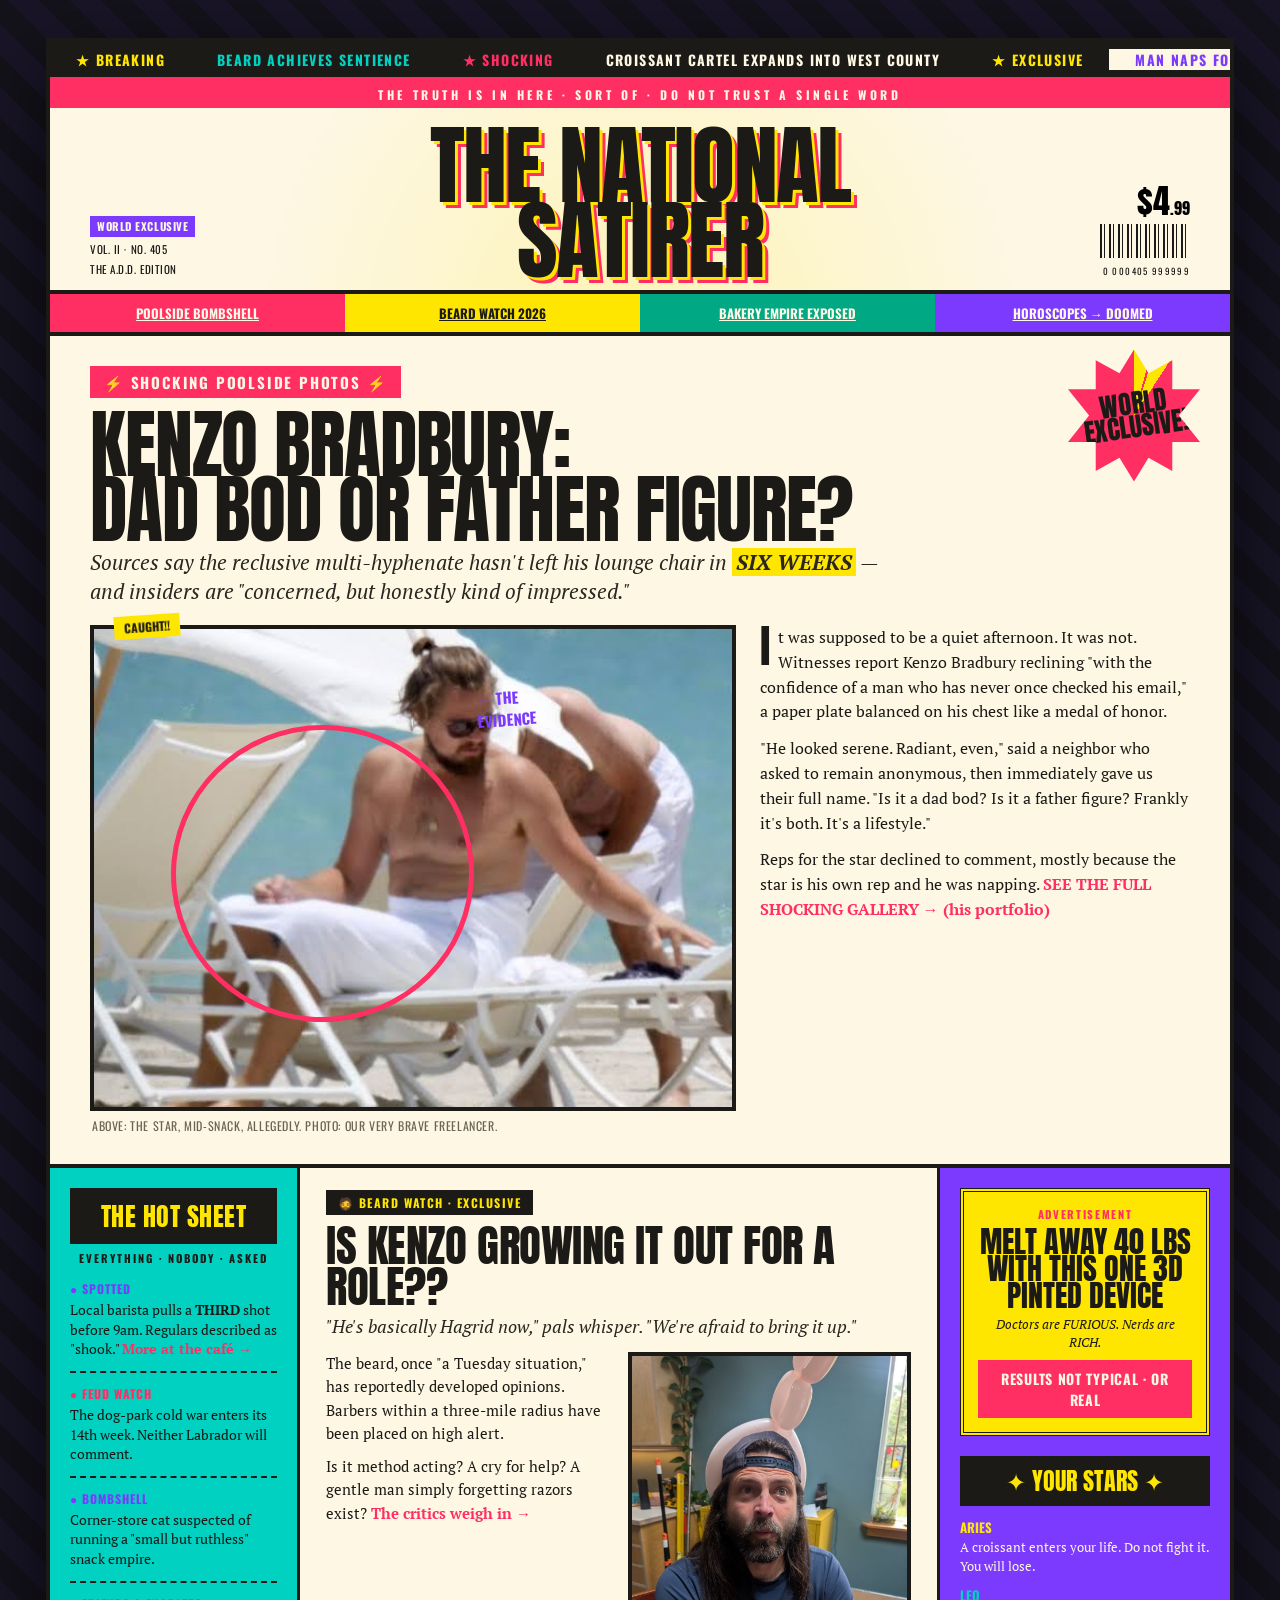
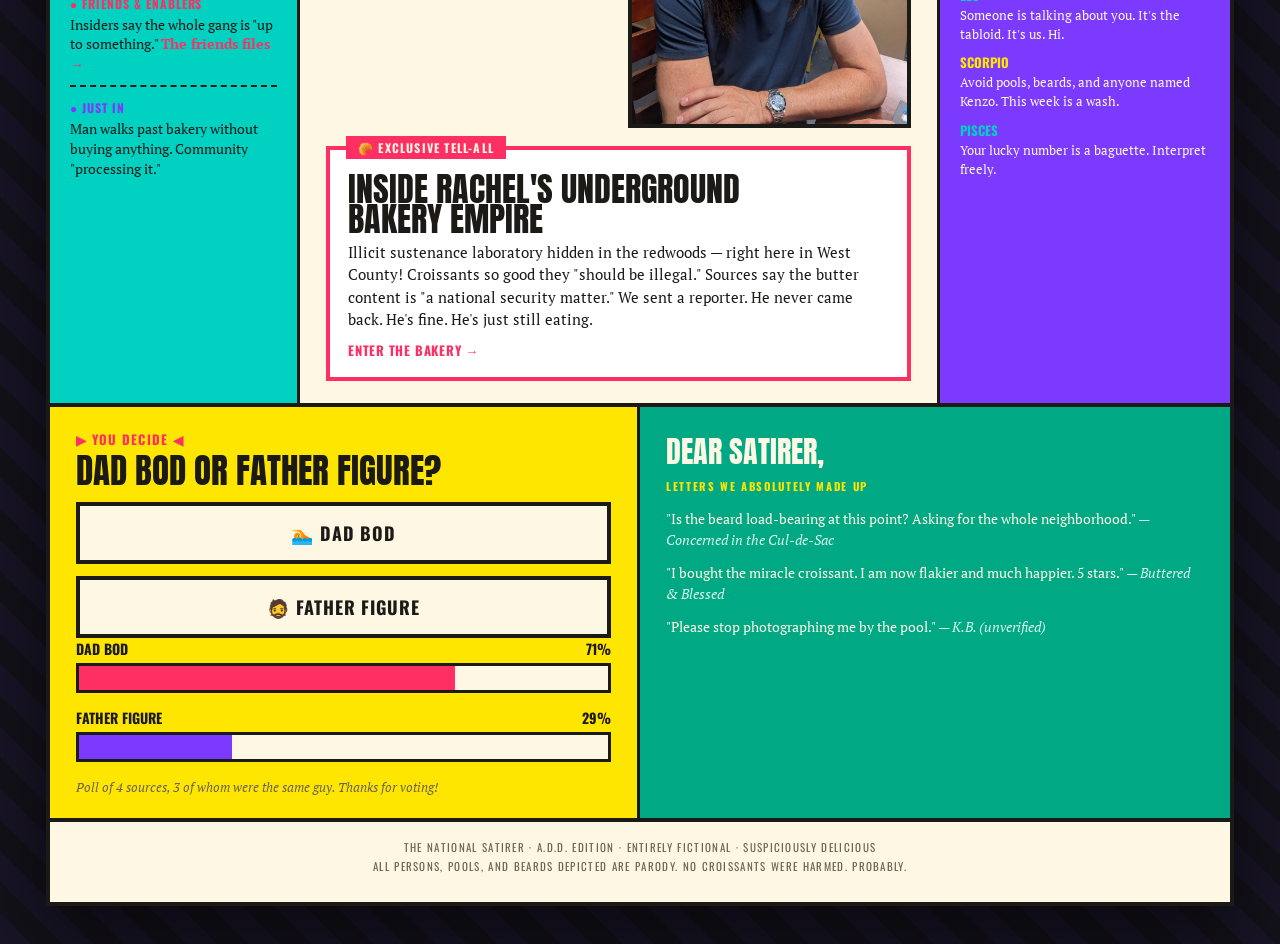
<file: index.html>
<!DOCTYPE html>
<html lang="en">
<head>
  <meta charset="utf-8">
  <meta name="viewport" content="width=device-width, initial-scale=1">
  <meta name="description" content="The National Satirer — A.D.D. Edition. Entirely fictional. Suspiciously delicious. A tabloid-parody personal homepage.">
  <title>The National Satirer · A.D.D. Edition</title>

  <!-- Fonts: Anton (display) / Oswald (UI) / PT Serif (body) -->
  <link rel="preconnect" href="https://fonts.googleapis.com">
  <link rel="preconnect" href="https://fonts.gstatic.com" crossorigin>
  <link href="https://fonts.googleapis.com/css2?family=Anton&family=Oswald:wght@400;500;600;700&family=PT+Serif:ital,wght@0,400;0,700;1,400;1,700&display=swap" rel="stylesheet">

  <!-- Design system: tokens first, then primitives/keyframes, then page layout -->
  <link rel="stylesheet" href="css/tokens.css">
  <link rel="stylesheet" href="css/styles.css">
  <link rel="stylesheet" href="css/layout.css">
</head>
<body class="ns-page">

  <!-- floating background confetti -->
  <div class="ns-confetti-ring" aria-hidden="true"></div>
  <div class="ns-confetti-star" aria-hidden="true"></div>

  <div class="ns-canvas sat-canvas">

    <!-- ===================== 1. BREAKING NEWS MARQUEE ===================== -->
    <div class="ns-marquee" aria-label="Breaking news ticker">
      <!-- duplicated set so the -50% translate loop is seamless -->
      <div class="ns-marquee-track">
        <span>★ BREAKING</span><span class="m-cyan">Beard achieves sentience</span><span class="m-red">★ SHOCKING</span><span class="m-paper">Croissant cartel expands into West County</span><span>★ EXCLUSIVE</span><span class="m-purple">Man naps for 6 weeks, thrives</span>
        <span>★ BREAKING</span><span class="m-cyan">Beard achieves sentience</span><span class="m-red">★ SHOCKING</span><span class="m-paper">Croissant cartel expands into West County</span><span>★ EXCLUSIVE</span><span class="m-purple">Man naps for 6 weeks, thrives</span>
      </div>
    </div>

    <!-- ===================== 2. TAGLINE BAR ===================== -->
    <div class="ns-tagline">The Truth Is In Here · Sort Of · Do Not Trust A Single Word</div>

    <!-- ===================== 3. MASTHEAD ===================== -->
    <header class="ns-masthead">
      <div class="ns-masthead-row">
        <div class="ns-masthead-vol">
          <span class="chip">World Exclusive</span>
          <div class="meta">Vol. II · No. 405</div>
          <div class="meta">The A.D.D. Edition</div>
        </div>
        <h1 class="ns-title">The National<br>Satirer</h1>
        <div class="ns-masthead-price">
          <div class="ns-price">$4<span class="cents">.99</span></div>
          <div class="ns-barcode" aria-hidden="true"></div>
          <div class="ns-barcode-code">0 000405 999999</div>
        </div>
      </div>
    </header>

    <!-- ===================== 4. TEASER STRIP ===================== -->
    <nav class="ns-teaser" aria-label="Sections">
      <a class="ns-teaser-cell" href="#lead"    style="background:var(--sat-red);    color:var(--sat-paper);">Poolside Bombshell</a>
      <a class="ns-teaser-cell" href="#beard"   style="background:var(--sat-yellow); color:var(--sat-ink);">Beard Watch 2026</a>
      <a class="ns-teaser-cell" href="#bakery"  style="background:var(--sat-green);  color:var(--sat-paper);">Bakery Empire Exposed</a>
      <a class="ns-teaser-cell" href="#stars"   style="background:var(--sat-purple); color:var(--sat-paper);">Horoscopes → Doomed</a>
    </nav>

    <main>

      <!-- ===================== 5. LEAD STORY ===================== -->
      <section class="ns-lead" id="lead">
        <div class="ns-starburst"><span>World<br>Exclusive!</span></div>

        <span class="ns-lead-chip">⚡ Shocking Poolside Photos ⚡</span>

        <h2 class="ns-lead-headline">Kenzo Bradbury:<br>Dad Bod or <span class="cycle">Father Figure?</span></h2>

        <p class="ns-lead-deck">Sources say the reclusive multi-hyphenate hasn't left his lounge chair in <strong>SIX WEEKS</strong> — and insiders are "concerned, but honestly kind of impressed."</p>

        <div class="ns-lead-grid">
          <div>
            <div class="ns-photo ns-photo--lead">
              <img class="ns-photo-img" src="img/leo-dicap.jpg" alt="A bearded man reclining poolside in a paparazzi-style shot — allegedly the star, mid-snack.">
              <div class="ns-shame" aria-hidden="true"></div>
              <div class="ns-evidence">← The<br>Evidence</div>
              <div class="ns-tape">Caught!!</div>
            </div>
            <div class="ns-caption">Above: The star, mid-snack, allegedly. Photo: our very brave freelancer.</div>
          </div>

          <div class="ns-lead-body">
            <p><span class="ns-dropcap">I</span>t was supposed to be a quiet afternoon. It was not. Witnesses report Kenzo Bradbury reclining "with the confidence of a man who has never once checked his email," a paper plate balanced on his chest like a medal of honor.</p>
            <p>"He looked serene. Radiant, even," said a neighbor who asked to remain anonymous, then immediately gave us their full name. "Is it a dad bod? Is it a father figure? Frankly it's both. It's a lifestyle."</p>
            <p>Reps for the star declined to comment, mostly because the star is his own rep and he was napping. <!-- TODO: wire to portfolio gallery -->
              <a class="sat-link" href="#">SEE THE FULL SHOCKING GALLERY → (his portfolio)</a>
            </p>
          </div>
        </div>
      </section>

      <!-- ===================== 6. THREE-COLUMN SPREAD ===================== -->
      <section class="ns-spread">

        <!-- LEFT: HOT SHEET -->
        <aside class="ns-hot">
          <div class="ns-bar ns-bar--hot">The Hot Sheet</div>
          <div class="ns-hot-sub">Everything · Nobody · Asked</div>

          <div class="ns-hot-item">
            <div class="ns-hot-kicker ns-hot-kicker--purple ns-hot-kicker--blink">● Spotted</div>
            <p>Local barista pulls a <strong>THIRD</strong> shot before 9am. Regulars described as "shook." <!-- TODO: café URL --> <a class="sat-link" href="#">More at the café →</a></p>
          </div>
          <div class="ns-hot-item">
            <div class="ns-hot-kicker ns-hot-kicker--red">● Feud Watch</div>
            <p>The dog-park cold war enters its 14th week. Neither Labrador will comment.</p>
          </div>
          <div class="ns-hot-item">
            <div class="ns-hot-kicker ns-hot-kicker--purple ns-hot-kicker--blink">● Bombshell</div>
            <p>Corner-store cat suspected of running a "small but ruthless" snack empire.</p>
          </div>
          <div class="ns-hot-item">
            <div class="ns-hot-kicker ns-hot-kicker--red">● Friends &amp; Enablers</div>
            <p>Insiders say the whole gang is "up to something." <!-- TODO: friends files URL --> <a class="sat-link" href="#">The friends files →</a></p>
          </div>
          <div class="ns-hot-item">
            <div class="ns-hot-kicker ns-hot-kicker--purple">● Just In</div>
            <p>Man walks past bakery without buying anything. Community "processing it."</p>
          </div>
        </aside>

        <!-- CENTER: BEARD + BAKERY -->
        <div class="ns-center">
          <section id="beard">
            <span class="ns-chip-ink">🧔 Beard Watch · Exclusive</span>
            <h3 class="ns-beard-head">Is Kenzo Growing It Out For A <span class="cycle">Role??</span></h3>
            <p class="ns-beard-deck">"He's basically Hagrid now," pals whisper. "We're afraid to bring it up."</p>

            <div class="ns-beard-grid">
              <div class="ns-beard-body">
                <p>The beard, once "a Tuesday situation," has reportedly developed opinions. Barbers within a three-mile radius have been placed on high alert.</p>
                <p>Is it method acting? A cry for help? A gentle man simply forgetting razors exist? <!-- TODO: deffgoingback / critics URL --> <a class="sat-link" href="#">The critics weigh in →</a></p>
              </div>
              <div>
                <div class="ns-photo ns-photo--beard">
                  <img class="ns-photo-img" src="img/beard.jpg" alt="A bearded man staring pensively — allegedly growing it out for a role." loading="lazy" decoding="async">
                </div>
              </div>
            </div>
          </section>

          <!-- BAKERY BOX -->
          <section class="ns-bakery" id="bakery">
            <div class="ns-bakery-tab">🥐 Exclusive Tell-All</div>
            <h3 class="ns-bakery-head">Inside Rachel's Underground <span class="cycle">Bakery Empire</span></h3>
            <p class="ns-bakery-body">Illicit sustenance laboratory hidden in the redwoods — right here in West County! Croissants so good they "should be illegal." Sources say the butter content is "a national security matter." We sent a reporter. He never came back. He's fine. He's just still eating.</p>
            <a class="sat-link ns-bakery-link" href="https://www.daisybakehouse.com">Enter the bakery →</a>
          </section>
        </div>

        <!-- RIGHT: AD + HOROSCOPES -->
        <aside class="ns-right">
          <section class="ns-ad" aria-label="Advertisement (parody)">
            <div class="ns-ad-tag">Advertisement</div>
            <div class="ns-ad-head">Melt Away 40 lbs With This One 3D Pinted Device</div>
            <p class="ns-ad-sub">Doctors are FURIOUS. Nerds are RICH.</p>
            <div class="ns-ad-disclaimer">Results Not Typical · Or Real</div>
          </section>

          <section class="ns-horoscopes" id="stars">
            <div class="ns-bar ns-bar--stars">✦ Your Stars ✦</div>
            <p><strong class="ns-h-zod-yellow">Aries</strong><br>A croissant enters your life. Do not fight it. You will lose.</p>
            <p><strong class="ns-h-zod-cyan">Leo</strong><br>Someone is talking about you. It's the tabloid. It's us. Hi.</p>
            <p><strong class="ns-h-zod-yellow">Scorpio</strong><br>Avoid pools, beards, and anyone named Kenzo. This week is a wash.</p>
            <p><strong class="ns-h-zod-cyan">Pisces</strong><br>Your lucky number is a baguette. Interpret freely.</p>
          </section>
        </aside>
      </section>

      <!-- ===================== 7. POLL + READER MAIL ===================== -->
      <section class="ns-bottom">

        <!-- POLL -->
        <div class="ns-poll">
          <div class="ns-poll-kicker">▶ You Decide ◀</div>
          <h3 class="ns-poll-head">Dad Bod or Father Figure?</h3>

          <!-- initial view: two vote buttons -->
          <div class="ns-poll-buttons" id="poll-buttons" data-poll="buttons">
            <button class="ns-vote-btn"        type="button" data-vote="dad">🏊 Dad Bod</button>
            <button class="ns-vote-btn ns-vote-btn--father" type="button" data-vote="father">🧔 Father Figure</button>
          </div>

          <!-- post-vote view: fixed result bars. Hidden until poll.js reveals it. -->
          <div class="ns-poll-results" id="poll-results" data-poll="results" hidden>
            <div class="ns-result-row">
              <div class="ns-result-head">
                <span id="dad-label">Dad Bod</span>
                <span>71%</span>
              </div>
              <div class="ns-result-track">
                <div class="ns-result-fill ns-result-fill--dad"></div>
              </div>
            </div>
            <div class="ns-result-row">
              <div class="ns-result-head">
                <span id="father-label">Father Figure</span>
                <span>29%</span>
              </div>
              <div class="ns-result-track">
                <div class="ns-result-fill ns-result-fill--father"></div>
              </div>
            </div>
            <p class="ns-poll-disclaimer">Poll of 4 sources, 3 of whom were the same guy. Thanks for voting!</p>
          </div>
        </div>

        <!-- READER MAIL -->
        <div class="ns-mail">
          <div class="ns-mail-head">Dear Satirer,</div>
          <div class="ns-mail-sub">Letters We Absolutely Made Up</div>
          <div class="ns-mail-body">
            <p>"Is the beard load-bearing at this point? Asking for the whole neighborhood." <em>— Concerned in the Cul-de-Sac</em></p>
            <p>"I bought the miracle croissant. I am now flakier and much happier. 5 stars." <em>— Buttered &amp; Blessed</em></p>
            <p>"Please stop photographing me by the pool." <em>— K.B. (unverified)</em></p>
          </div>
        </div>
      </section>

    </main>

    <!-- ===================== 8. FOOTER ===================== -->
    <footer class="ns-footer">
      The National Satirer · A.D.D. Edition · Entirely Fictional · Suspiciously Delicious<br>
      All persons, pools, and beards depicted are parody. No croissants were harmed. Probably.
    </footer>

  </div>

  <script src="js/poll.js" defer></script>
</body>
</html>
</file>
<file: css/tokens.css>
/* ============================================================
   THE NATIONAL SATIRER — Design System
   tokens.css  ·  CSS custom properties (single source of truth)
   ============================================================ */
:root {
  /* --- Color: ink & paper --- */
  --sat-ink:        #1c1a17;  /* borders, bars, primary text */
  --sat-ink-soft:   #2a2620;  /* body copy on paper */
  --sat-paper:      #fdf7e3;  /* main newsprint */
  --sat-paper-pure: #ffffff;  /* callout boxes */
  --sat-caption:    #6b6455;  /* captions, disclaimers */

  /* --- Color: tabloid accents --- */
  --sat-red:    #ff2e63;  /* hot pink/red — primary alarm */
  --sat-yellow: #ffe600;  /* alarm yellow — highlights */
  --sat-cyan:   #00d1c1;  /* electric cyan */
  --sat-green:  #00a884;  /* deep teal panel */
  --sat-purple: #7c3aff;  /* violet panel */

  /* --- Color: backdrop & placeholder --- */
  --sat-backdrop:      #14121a;  /* dark page behind the card */
  --sat-backdrop-alt:  #191527;  /* backdrop hatch stripe */
  --sat-photo-a:       #d8d2c2;  /* photo placeholder hatch */
  --sat-photo-b:       #cec7b4;

  /* --- Typography --- */
  --sat-font-display: 'Anton', Impact, sans-serif;      /* headlines */
  --sat-font-ui:      'Oswald', 'Arial Narrow', sans-serif; /* labels/kickers */
  --sat-font-body:    'PT Serif', Georgia, serif;       /* copy/decks */

  --sat-tracking-tight: -0.02em;  /* big display */
  --sat-tracking-ui:     0.12em;  /* labels */
  --sat-tracking-wide:   0.3em;   /* taglines */

  /* --- Structure --- */
  --sat-border:        4px solid var(--sat-ink);
  --sat-border-col:    3px solid var(--sat-ink);
  --sat-border-dash:   2px dashed var(--sat-ink);
  --sat-border-accent: 4px solid var(--sat-red);
  --sat-radius: 0;                 /* NEVER round corners */
  --sat-canvas-max: 1180px;

  /* --- Shadow --- */
  --sat-shadow-card: 0 30px 80px rgba(0,0,0,.6);
  --sat-shadow-title: 3px 3px 0 var(--sat-yellow), 6px 6px 0 var(--sat-red);
}
</file>
<file: css/styles.css>
/* ============================================================
   THE NATIONAL SATIRER — Design System
   styles.css  ·  keyframes + a few reusable primitives
   Load AFTER tokens.css. Fonts (Google): Anton, Oswald 400-700,
   PT Serif 400/700 + italics.
   ============================================================ */

/* ---------- Keyframes (all decorative, all infinite) ---------- */
@keyframes sat-pulse       { 0%,100%{transform:rotate(-8deg) scale(1)} 50%{transform:rotate(-8deg) scale(1.12)} }
@keyframes sat-spin        { to{transform:rotate(360deg)} }
@keyframes sat-blink       { 0%,49%{opacity:1} 50%,100%{opacity:.15} }
@keyframes sat-hue         { to{filter:hue-rotate(360deg)} }
@keyframes sat-wobble      { 0%,100%{transform:rotate(-3deg)} 50%{transform:rotate(3deg)} }
@keyframes sat-jitter      { 0%,100%{transform:translate(0,0) rotate(-1deg)} 25%{transform:translate(1px,-1px) rotate(1deg)} 50%{transform:translate(-1px,1px) rotate(-1deg)} 75%{transform:translate(1px,1px) rotate(1deg)} }
@keyframes sat-marquee     { from{transform:translateX(0)} to{transform:translateX(-50%)} }
@keyframes sat-flash-bg    { 0%,100%{background:var(--sat-red)} 33%{background:var(--sat-cyan)} 66%{background:var(--sat-purple)} }
@keyframes sat-bounce      { 0%,100%{transform:translateY(0)} 50%{transform:translateY(-6px)} }
@keyframes sat-tape        { 0%,100%{transform:rotate(-4deg) scale(1)} 50%{transform:rotate(-4deg) scale(1.04)} }
@keyframes sat-flashborder { 0%,100%{border-color:var(--sat-red);box-shadow:0 0 0 0 #ff2e6355} 50%{border-color:var(--sat-yellow);box-shadow:0 0 22px 4px #ffe60088} }
@keyframes sat-shake       { 0%,100%{transform:translateX(0)} 20%{transform:translateX(-3px) rotate(-1deg)} 40%{transform:translateX(3px) rotate(1deg)} 60%{transform:translateX(-2px)} 80%{transform:translateX(2px)} }
@keyframes sat-slide-color { 0%{color:var(--sat-red)} 33%{color:var(--sat-purple)} 66%{color:var(--sat-green)} 100%{color:var(--sat-red)} }

/* Accessibility: kill the chaos for motion-sensitive users */
@media (prefers-reduced-motion: reduce) {
  [class*="sat-anim"], .sat-marquee-track { animation: none !important; }
}

/* ---------- Reusable primitives ---------- */
.sat-page {
  background: var(--sat-backdrop);
  background-image: repeating-linear-gradient(45deg, var(--sat-backdrop-alt) 0 22px, var(--sat-backdrop) 22px 44px);
  font-family: var(--sat-font-body);
  overflow-x: hidden;
}
.sat-canvas {
  max-width: var(--sat-canvas-max);
  margin: 0 auto;
  background: var(--sat-paper);
  border: var(--sat-border);
  box-shadow: var(--sat-shadow-card);
}

/* Display headline */
.sat-headline {
  font-family: var(--sat-font-display);
  font-weight: 400;
  text-transform: uppercase;
  line-height: .88;
  letter-spacing: var(--sat-tracking-tight);
  color: var(--sat-ink);
  margin: 0;
}

/* Kicker / label */
.sat-kicker {
  font-family: var(--sat-font-ui);
  font-weight: 700;
  text-transform: uppercase;
  letter-spacing: var(--sat-tracking-ui);
}

/* Banner chip */
.sat-banner {
  font-family: var(--sat-font-ui);
  font-weight: 700;
  text-transform: uppercase;
  letter-spacing: var(--sat-tracking-ui);
  color: var(--sat-paper);
  background: var(--sat-red);
  display: inline-block;
  padding: 5px 14px;
}
.sat-banner--yellow { background: var(--sat-yellow); color: var(--sat-ink); }
.sat-banner--ink    { background: var(--sat-ink);    color: var(--sat-yellow); }

/* Photo placeholder */
.sat-photo {
  background: repeating-linear-gradient(45deg, var(--sat-photo-a) 0 12px, var(--sat-photo-b) 12px 24px);
  border: var(--sat-border);
  display: flex; align-items: center; justify-content: center; text-align: center;
  font-family: var(--sat-font-ui); text-transform: uppercase;
  font-size: 13px; letter-spacing: .1em; color: var(--sat-caption);
}

/* Body copy */
.sat-body { font-family: var(--sat-font-body); color: var(--sat-ink); line-height: 1.55; }
.sat-deck { font-family: var(--sat-font-body); font-style: italic; color: var(--sat-ink-soft); }

/* Links */
.sat-link { color: var(--sat-red); text-decoration: none; font-weight: 700; }
.sat-link:hover { background: var(--sat-yellow); color: var(--sat-ink); text-decoration: underline; }

/* Animation utility classes (attach to any element) */
.sat-anim-pulse       { animation: sat-pulse 1.6s ease-in-out infinite; }
.sat-anim-spin        { animation: sat-spin 6s linear infinite; }
.sat-anim-blink       { animation: sat-blink 1.2s steps(1) infinite; }
.sat-anim-hue         { animation: sat-hue 5s linear infinite; }
.sat-anim-wobble      { animation: sat-wobble 3s ease-in-out infinite; }
.sat-anim-bounce      { animation: sat-bounce 1s ease-in-out infinite; }
.sat-anim-shake       { animation: sat-shake 3s ease-in-out infinite; }
.sat-anim-flashborder { animation: sat-flashborder 1.4s ease-in-out infinite; }
.sat-anim-flashbg     { animation: sat-flash-bg 3s steps(1) infinite; }
.sat-anim-colorcycle  { display: inline-block; animation: sat-slide-color 2.5s linear infinite; }
</file>
<file: css/layout.css>
/* ============================================================
   THE NATIONAL SATIRER — page layout & section styles
   Load AFTER tokens.css and styles.css.
   Scope: page-level layout, section composition, responsive.
   ============================================================ */

/* ---------- Page shell ---------- */
.ns-page {
  min-height: 100vh;
  background: var(--sat-backdrop);
  background-image: repeating-linear-gradient(45deg,
      var(--sat-backdrop-alt) 0 22px,
      var(--sat-backdrop) 22px 44px);
  padding: 30px 16px;
  box-sizing: border-box;
  font-family: var(--sat-font-body);
  overflow-x: hidden;
}

/* floating background confetti */
.ns-confetti-ring {
  position: fixed;
  top: 8%;
  left: 4%;
  width: 60px;
  height: 60px;
  background: conic-gradient(from 0deg,
      var(--sat-yellow) 0 90deg,
      var(--sat-red)    90deg 180deg,
      var(--sat-cyan)  180deg 270deg,
      var(--sat-purple) 270deg 360deg);
  border-radius: 50%;
  animation: sat-spin 6s linear infinite;
  opacity: .5;
  z-index: 0;
  pointer-events: none;
}
.ns-confetti-star {
  position: fixed;
  bottom: 10%;
  right: 5%;
  width: 44px;
  height: 44px;
  background: var(--sat-yellow);
  clip-path: polygon(50% 0,61% 35%,98% 35%,68% 57%,79% 91%,50% 70%,21% 91%,32% 57%,2% 35%,39% 35%);
  animation: sat-spin 5s linear infinite reverse;
  opacity: .6;
  z-index: 0;
  pointer-events: none;
}

/* canvas sits above confetti */
.ns-canvas {
  position: relative;
  z-index: 1;
}

/* ---------- 1. Breaking-news marquee ---------- */
.ns-marquee {
  background: var(--sat-ink);
  overflow: hidden;
  white-space: nowrap;
  border-bottom: 4px solid var(--sat-red);
}
.ns-marquee-track {
  display: inline-block;
  animation: sat-marquee 22s linear infinite;
  font-family: var(--sat-font-ui);
  text-transform: uppercase;
  font-weight: 700;
  letter-spacing: .1em;
  font-size: 14px;
  padding: 7px 0;
  color: var(--sat-yellow);
}
.ns-marquee-track span { padding: 0 26px; }
.ns-marquee-track .m-cyan   { color: var(--sat-cyan); }
.ns-marquee-track .m-red    { color: var(--sat-red); }
.ns-marquee-track .m-paper  { color: var(--sat-paper); }
.ns-marquee-track .m-purple { color: var(--sat-purple); background: var(--sat-paper); }

/* ---------- 2. Tagline bar ---------- */
.ns-tagline {
  background: var(--sat-red);
  color: var(--sat-paper);
  padding: 5px 0;
  text-align: center;
  font-family: var(--sat-font-ui);
  font-weight: 700;
  letter-spacing: var(--sat-tracking-wide);
  font-size: 12px;
  text-transform: uppercase;
  animation: sat-flash-bg 4s steps(1) infinite;
}

/* ---------- 3. Masthead ---------- */
.ns-masthead {
  padding: 20px 40px 12px;
  border-bottom: var(--sat-border);
  background: radial-gradient(circle at 50% 120%, #ffe60033, transparent 60%);
}
.ns-masthead-row {
  display: flex;
  align-items: flex-end;
  justify-content: space-between;
  gap: 20px;
}
.ns-masthead-vol {
  font-family: var(--sat-font-ui);
  text-transform: uppercase;
  font-size: 11px;
  line-height: 1.5;
  text-align: left;
  letter-spacing: .05em;
  min-width: 120px;
}
.ns-masthead-vol .chip {
  font-weight: 700;
  color: var(--sat-paper);
  background: var(--sat-purple);
  display: inline-block;
  padding: 2px 7px;
  animation: sat-blink 1.1s steps(1) infinite;
}
.ns-masthead-vol .meta { color: var(--sat-ink); margin-top: 4px; }

.ns-title {
  font-family: var(--sat-font-display);
  font-weight: 400;
  font-size: 88px;
  line-height: .85;
  letter-spacing: var(--sat-tracking-tight);
  margin: 0;
  text-align: center;
  text-transform: uppercase;
  flex: 1;
  color: var(--sat-ink);
  text-shadow: var(--sat-shadow-title);
}

.ns-masthead-price {
  min-width: 120px;
  text-align: right;
  display: flex;
  flex-direction: column;
  align-items: flex-end;
  gap: 6px;
}
.ns-price {
  font-family: var(--sat-font-display);
  font-size: 34px;
  line-height: 1;
  animation: sat-slide-color 3s linear infinite;
}
.ns-price .cents { font-size: 16px; }
.ns-barcode {
  width: 90px;
  height: 34px;
  background: repeating-linear-gradient(90deg,
      var(--sat-ink) 0 2px, transparent 2px 4px,
      var(--sat-ink) 4px 5px, transparent 5px 9px);
}
.ns-barcode-code {
  font-family: var(--sat-font-ui);
  font-size: 9px;
  letter-spacing: .15em;
  color: var(--sat-ink);
}

/* ---------- 4. Teaser strip ---------- */
.ns-teaser {
  display: flex;
  border-bottom: var(--sat-border);
  font-family: var(--sat-font-ui);
  text-transform: uppercase;
}
.ns-teaser-cell {
  flex: 1;
  padding: 9px 12px;
  text-align: center;
  font-size: 13px;
  font-weight: 700;
}

/* ---------- 5. Lead story ---------- */
.ns-lead {
  padding: 30px 40px 24px;
  border-bottom: var(--sat-border);
  position: relative;
}
.ns-starburst {
  position: absolute;
  top: 14px;
  right: 30px;
  width: 132px;
  height: 132px;
  z-index: 5;
  display: flex;
  align-items: center;
  justify-content: center;
  text-align: center;
  color: var(--sat-ink);
  font-family: var(--sat-font-display);
  text-transform: uppercase;
  line-height: .9;
  background: conic-gradient(from 0deg,
      var(--sat-yellow) 0 15deg,
      var(--sat-red)    15deg 18deg,
      var(--sat-yellow) 18deg 33deg,
      var(--sat-red)    33deg 36deg);
  clip-path: polygon(50% 0,61% 18%,79% 8%,79% 30%,100% 30%,84% 50%,100% 70%,79% 70%,79% 92%,61% 82%,50% 100%,39% 82%,21% 92%,21% 70%,0 70%,16% 50%,0 30%,21% 30%,21% 8%,39% 18%);
  animation: sat-pulse 1.6s ease-in-out infinite;
}
.ns-starburst span {
  font-size: 26px;
  transform: rotate(-8deg);
  animation: sat-hue 5s linear infinite;
}

.ns-lead-chip {
  font-family: var(--sat-font-ui);
  text-transform: uppercase;
  letter-spacing: var(--sat-tracking-ui);
  font-weight: 700;
  color: var(--sat-paper);
  background: var(--sat-red);
  display: inline-block;
  padding: 5px 14px;
  font-size: 15px;
  animation: sat-shake 3s ease-in-out infinite;
}

.ns-lead-headline {
  font-family: var(--sat-font-display);
  font-weight: 400;
  text-transform: uppercase;
  font-size: 76px;
  line-height: .86;
  letter-spacing: -.015em;
  margin: 14px 0 6px;
  color: var(--sat-ink);
  max-width: 900px;
}
.ns-lead-headline .cycle {
  display: inline-block;
  animation: sat-slide-color 2.5s linear infinite, sat-wobble 3s ease-in-out infinite;
}

.ns-lead-deck {
  font-family: var(--sat-font-body);
  font-style: italic;
  font-size: 21px;
  line-height: 1.35;
  margin: 0 0 20px;
  color: var(--sat-ink-soft);
  max-width: 820px;
}
.ns-lead-deck strong {
  background: var(--sat-yellow);
  padding: 0 4px;
}

.ns-lead-grid {
  display: grid;
  grid-template-columns: 1.5fr 1fr;
  gap: 24px;
  align-items: start;
}

/* photo placeholder + decorations */
.ns-photo {
  position: relative;
  aspect-ratio: 4/3;
  background: repeating-linear-gradient(45deg,
      var(--sat-photo-a) 0 12px,
      var(--sat-photo-b) 12px 24px);
  border: var(--sat-border);
  display: flex;
  align-items: center;
  justify-content: center;
  animation: sat-flashborder 1.4s ease-in-out infinite;
}
.ns-photo--beard { aspect-ratio: 3/4; animation: sat-wobble 4s ease-in-out infinite; }

/* real <img> dropped into a photo placeholder: covers the hatch, decorations stay on top */
.ns-photo-img {
  position: absolute;
  inset: 0;
  width: 100%;
  height: 100%;
  object-fit: cover;
  z-index: 0;
}
.ns-photo-label {
  font-family: var(--sat-font-ui);
  font-size: 13px;
  letter-spacing: .1em;
  color: var(--sat-caption);
  text-transform: uppercase;
  text-align: center;
}
.ns-photo-label small { font-size: 11px; display: block; }
.ns-photo--beard .ns-photo-label { font-size: 11px; }
.ns-photo--beard .ns-photo-label small { font-size: 10px; }

.ns-shame {
  position: absolute;
  width: 46%;
  height: 60%;
  border: 5px solid var(--sat-red);
  border-radius: 50%;
  top: 20%;
  left: 12%;
  transform: rotate(-6deg);
  animation: sat-pulse 1.3s ease-in-out infinite;
}
.ns-evidence {
  position: absolute;
  top: 12%;
  left: 60%;
  font-family: var(--sat-font-ui);
  color: var(--sat-purple);
  font-weight: 700;
  text-transform: uppercase;
  font-size: 15px;
  transform: rotate(-4deg);
  animation: sat-bounce 1s ease-in-out infinite;
}
.ns-tape {
  position: absolute;
  top: -14px;
  left: 20px;
  background: var(--sat-yellow);
  color: var(--sat-ink);
  font-family: var(--sat-font-ui);
  font-weight: 700;
  text-transform: uppercase;
  font-size: 12px;
  padding: 3px 10px;
  transform: rotate(-4deg);
  animation: sat-tape 2s ease-in-out infinite;
}
.ns-caption {
  font-family: var(--sat-font-ui);
  font-size: 12px;
  text-transform: uppercase;
  color: var(--sat-caption);
  padding: 6px 2px;
  letter-spacing: .05em;
}

.ns-lead-body {
  font-family: var(--sat-font-body);
  font-size: 16px;
  line-height: 1.55;
  color: var(--sat-ink);
}
.ns-lead-body p { margin: 0 0 12px; }
.ns-lead-body p:last-child { margin: 0; }
.ns-dropcap {
  font-family: var(--sat-font-display);
  font-size: 46px;
  float: left;
  line-height: .72;
  margin: 4px 8px 0 0;
  animation: sat-slide-color 3s linear infinite;
}

/* ---------- 6. Three-column spread ---------- */
.ns-spread {
  display: grid;
  grid-template-columns: 250px 1fr 290px;
  border-bottom: var(--sat-border);
}

/* shared section bar */
.ns-bar {
  background: var(--sat-ink);
  color: var(--sat-yellow);
  font-family: var(--sat-font-display);
  text-transform: uppercase;
  text-align: center;
  padding: 8px;
  animation: sat-hue 6s linear infinite;
}
.ns-bar--hot   { font-size: 26px; letter-spacing: .02em; }
.ns-bar--stars { font-size: 24px; margin-bottom: 12px; animation-duration: 7s; }

/* LEFT: hot sheet */
.ns-hot {
  border-right: var(--sat-border-col);
  padding: 20px 20px 24px;
  background: var(--sat-cyan);
}
.ns-hot-sub {
  font-family: var(--sat-font-ui);
  text-transform: uppercase;
  text-align: center;
  font-size: 11px;
  letter-spacing: .18em;
  color: var(--sat-ink);
  font-weight: 700;
  margin: 6px 0 14px;
}
.ns-hot-item {
  border-bottom: var(--sat-border-dash);
  padding-bottom: 12px;
  margin-bottom: 12px;
}
.ns-hot-item:last-child { border-bottom: 0; margin-bottom: 0; }
.ns-hot-kicker {
  font-family: var(--sat-font-ui);
  font-weight: 700;
  text-transform: uppercase;
  font-size: 12px;
  letter-spacing: .08em;
}
.ns-hot-kicker--purple { color: var(--sat-purple); }
.ns-hot-kicker--red    { color: var(--sat-red); }
.ns-hot-kicker--blink  { animation: sat-blink 1.6s steps(1) infinite; }
.ns-hot-item p {
  margin: 3px 0 0;
  font-size: 14px;
  line-height: 1.4;
  color: var(--sat-ink);
}

/* CENTER: beard story + bakery box */
.ns-center {
  border-right: var(--sat-border-col);
  padding: 22px 26px;
  background: var(--sat-paper);
}
.ns-chip-ink {
  font-family: var(--sat-font-ui);
  text-transform: uppercase;
  letter-spacing: var(--sat-tracking-ui);
  font-weight: 700;
  color: var(--sat-yellow);
  background: var(--sat-ink);
  display: inline-block;
  padding: 4px 12px;
  font-size: 12px;
}
.ns-beard-head {
  font-family: var(--sat-font-display);
  font-weight: 400;
  text-transform: uppercase;
  font-size: 45px;
  line-height: .9;
  letter-spacing: -.01em;
  margin: 10px 0 8px;
  color: var(--sat-ink);
}
.ns-beard-head .cycle {
  display: inline-block;
  animation: sat-slide-color 2.2s linear infinite;
}
.ns-beard-deck {
  font-family: var(--sat-font-body);
  font-style: italic;
  font-size: 18px;
  margin: 0 0 14px;
  color: var(--sat-ink-soft);
}
.ns-beard-grid {
  display: grid;
  grid-template-columns: 1fr 1fr;
  gap: 18px;
  align-items: start;
  margin-bottom: 6px;
}
.ns-beard-body {
  font-family: var(--sat-font-body);
  font-size: 15px;
  line-height: 1.55;
  color: var(--sat-ink);
}
.ns-beard-body p { margin: 0 0 10px; }
.ns-beard-body p:last-child { margin: 0; }

/* bakery box */
.ns-bakery {
  border: 4px solid var(--sat-red);
  margin-top: 18px;
  padding: 16px 18px;
  background: var(--sat-paper-pure);
  position: relative;
  animation: sat-flashborder 1.8s ease-in-out infinite;
}
.ns-bakery-tab {
  position: absolute;
  top: -14px;
  left: 16px;
  background: var(--sat-red);
  color: var(--sat-paper);
  font-family: var(--sat-font-ui);
  text-transform: uppercase;
  font-weight: 700;
  font-size: 12px;
  letter-spacing: .1em;
  padding: 3px 12px;
  animation: sat-bounce 1.4s ease-in-out infinite;
}
.ns-bakery-head {
  font-family: var(--sat-font-display);
  font-weight: 400;
  text-transform: uppercase;
  font-size: 34px;
  line-height: .9;
  margin: 8px 0 6px;
  color: var(--sat-ink);
}
.ns-bakery-head .cycle {
  display: inline-block;
  animation: sat-slide-color 2.6s linear infinite;
}
.ns-bakery-body {
  font-family: var(--sat-font-body);
  font-size: 15px;
  line-height: 1.5;
  margin: 0 0 8px;
  color: var(--sat-ink);
}
.ns-bakery-link {
  font-family: var(--sat-font-ui);
  font-weight: 700;
  text-transform: uppercase;
  font-size: 13px;
  letter-spacing: .06em;
}

/* RIGHT: ad + horoscopes */
.ns-right {
  padding: 20px 20px 24px;
  background: var(--sat-purple);
}

/* miracle ad */
.ns-ad {
  border: 4px double var(--sat-ink);
  padding: 14px;
  text-align: center;
  background: var(--sat-yellow);
  margin-bottom: 20px;
  animation: sat-wobble 5s ease-in-out infinite;
}
.ns-ad-tag {
  font-family: var(--sat-font-ui);
  text-transform: uppercase;
  font-weight: 700;
  font-size: 11px;
  letter-spacing: .15em;
  color: var(--sat-red);
  animation: sat-blink 1s steps(1) infinite;
}
.ns-ad-head {
  font-family: var(--sat-font-display);
  text-transform: uppercase;
  font-size: 30px;
  line-height: .9;
  color: var(--sat-ink);
  margin: 6px 0;
}
.ns-ad-sub {
  font-family: var(--sat-font-body);
  font-style: italic;
  font-size: 13px;
  line-height: 1.4;
  margin: 4px 0 8px;
  color: var(--sat-ink);
}
.ns-ad-disclaimer {
  background: var(--sat-red);
  color: var(--sat-paper);
  font-family: var(--sat-font-ui);
  font-weight: 700;
  text-transform: uppercase;
  font-size: 14px;
  padding: 8px;
  letter-spacing: .05em;
  animation: sat-flash-bg 3s steps(1) infinite;
}

/* horoscopes */
.ns-horoscopes {
  font-family: var(--sat-font-body);
  font-size: 13px;
  line-height: 1.45;
  color: var(--sat-paper);
}
.ns-horoscopes p { margin: 0 0 10px; }
.ns-horoscopes p:last-child { margin: 0; }
.ns-horoscopes strong {
  font-family: var(--sat-font-ui);
  text-transform: uppercase;
}
.ns-h-zod-yellow { color: var(--sat-yellow); }
.ns-h-zod-cyan   { color: var(--sat-cyan); }

/* ---------- 7. Poll + reader mail ---------- */
.ns-bottom {
  display: grid;
  grid-template-columns: 1fr 1fr;
  border-bottom: var(--sat-border);
}

/* poll */
.ns-poll {
  border-right: var(--sat-border-col);
  padding: 22px 26px;
  background: var(--sat-yellow);
}
.ns-poll-kicker {
  font-family: var(--sat-font-ui);
  text-transform: uppercase;
  font-weight: 700;
  letter-spacing: .1em;
  color: var(--sat-red);
  font-size: 13px;
  animation: sat-blink 1.3s steps(1) infinite;
}
.ns-poll-head {
  font-family: var(--sat-font-display);
  font-weight: 400;
  text-transform: uppercase;
  font-size: 35px;
  line-height: .9;
  margin: 6px 0 16px;
  color: var(--sat-ink);
}
.ns-poll-buttons {
  display: flex;
  flex-direction: column;
  gap: 12px;
}
.ns-vote-btn {
  font-family: var(--sat-font-ui);
  text-transform: uppercase;
  font-weight: 700;
  font-size: 18px;
  letter-spacing: .05em;
  padding: 14px;
  border: var(--sat-border);
  background: var(--sat-paper);
  color: var(--sat-ink);
  cursor: pointer;
  transition: transform .1s, background .1s, color .1s;
}
.ns-vote-btn:hover {
  background: var(--sat-red);
  color: var(--sat-paper);
  transform: scale(1.04) rotate(-1deg);
}
.ns-vote-btn--father:hover {
  background: var(--sat-purple);
  transform: scale(1.04) rotate(1deg);
}
.ns-poll-results { display: flex; flex-direction: column; gap: 14px; }
.ns-result-row { display: block; }
.ns-result-head {
  display: flex;
  justify-content: space-between;
  font-family: var(--sat-font-ui);
  text-transform: uppercase;
  font-weight: 700;
  font-size: 14px;
  margin-bottom: 4px;
  color: var(--sat-ink);
}
.ns-result-track {
  height: 24px;
  background: var(--sat-paper);
  border: 3px solid var(--sat-ink);
}
.ns-result-fill {
  height: 100%;
  background: var(--sat-red);
}
.ns-result-fill--dad    { width: 71%; animation: sat-hue 4s linear infinite; }
.ns-result-fill--father { width: 29%; background: var(--sat-purple); }
.ns-poll-disclaimer {
  font-family: var(--sat-font-body);
  font-style: italic;
  font-size: 13px;
  color: var(--sat-caption);
  margin: 2px 0 0;
}

/* reader mail */
.ns-mail {
  padding: 22px 26px;
  background: var(--sat-green);
}
.ns-mail-head {
  font-family: var(--sat-font-display);
  text-transform: uppercase;
  font-size: 30px;
  color: var(--sat-paper);
  margin-bottom: 4px;
}
.ns-mail-sub {
  font-family: var(--sat-font-ui);
  text-transform: uppercase;
  font-size: 11px;
  letter-spacing: .15em;
  color: var(--sat-yellow);
  font-weight: 700;
  margin-bottom: 14px;
}
.ns-mail-body {
  font-family: var(--sat-font-body);
  font-size: 14px;
  line-height: 1.5;
  color: var(--sat-paper);
}
.ns-mail-body p { margin: 0 0 12px; }
.ns-mail-body p:last-child { margin: 0; }
.ns-mail-body em { color: #d7f5ec; }

/* ---------- 8. Footer ---------- */
.ns-footer {
  padding: 16px 40px 26px;
  text-align: center;
  font-family: var(--sat-font-ui);
  text-transform: uppercase;
  font-size: 11px;
  letter-spacing: .12em;
  color: var(--sat-caption);
  line-height: 1.7;
  background: var(--sat-paper);
}

/* ============================================================
   Responsive — collapse grids and shrink display type on mobile
   ============================================================ */
@media (max-width: 900px) {
  .ns-spread   { grid-template-columns: 1fr; }
  .ns-bottom   { grid-template-columns: 1fr; }
  .ns-hot,
  .ns-center   { border-right: 0; border-bottom: var(--sat-border); }
  .ns-poll     { border-right: 0; border-bottom: var(--sat-border); }
  .ns-lead-grid     { grid-template-columns: 1fr; }
  .ns-beard-grid    { grid-template-columns: 1fr; }
  .ns-starburst     { width: 96px; height: 96px; }
  .ns-starburst span { font-size: 18px; }
}

@media (max-width: 600px) {
  .ns-page { padding: 12px 6px; }
  .ns-title        { font-size: 48px; }
  .ns-lead-headline { font-size: 40px; }
  .ns-beard-head   { font-size: 34px; }
  .ns-bakery-head  { font-size: 26px; }
  .ns-lead         { padding: 22px 18px 18px; }
  .ns-masthead     { padding: 16px 18px 10px; }
  .ns-center,
  .ns-hot,
  .ns-right,
  .ns-poll,
  .ns-mail         { padding: 18px 18px 20px; }
  .ns-footer       { padding: 14px 18px 22px; }
  /* stack masthead columns */
  .ns-masthead-row { flex-direction: column; align-items: center; text-align: center; }
  .ns-masthead-vol,
  .ns-masthead-price { min-width: 0; text-align: center; align-items: center; }
  .ns-masthead-vol   { display: flex; flex-direction: column; align-items: center; }
  /* keep teaser strip legible */
  .ns-teaser-cell  { font-size: 11px; padding: 9px 6px; }
}
</file>
